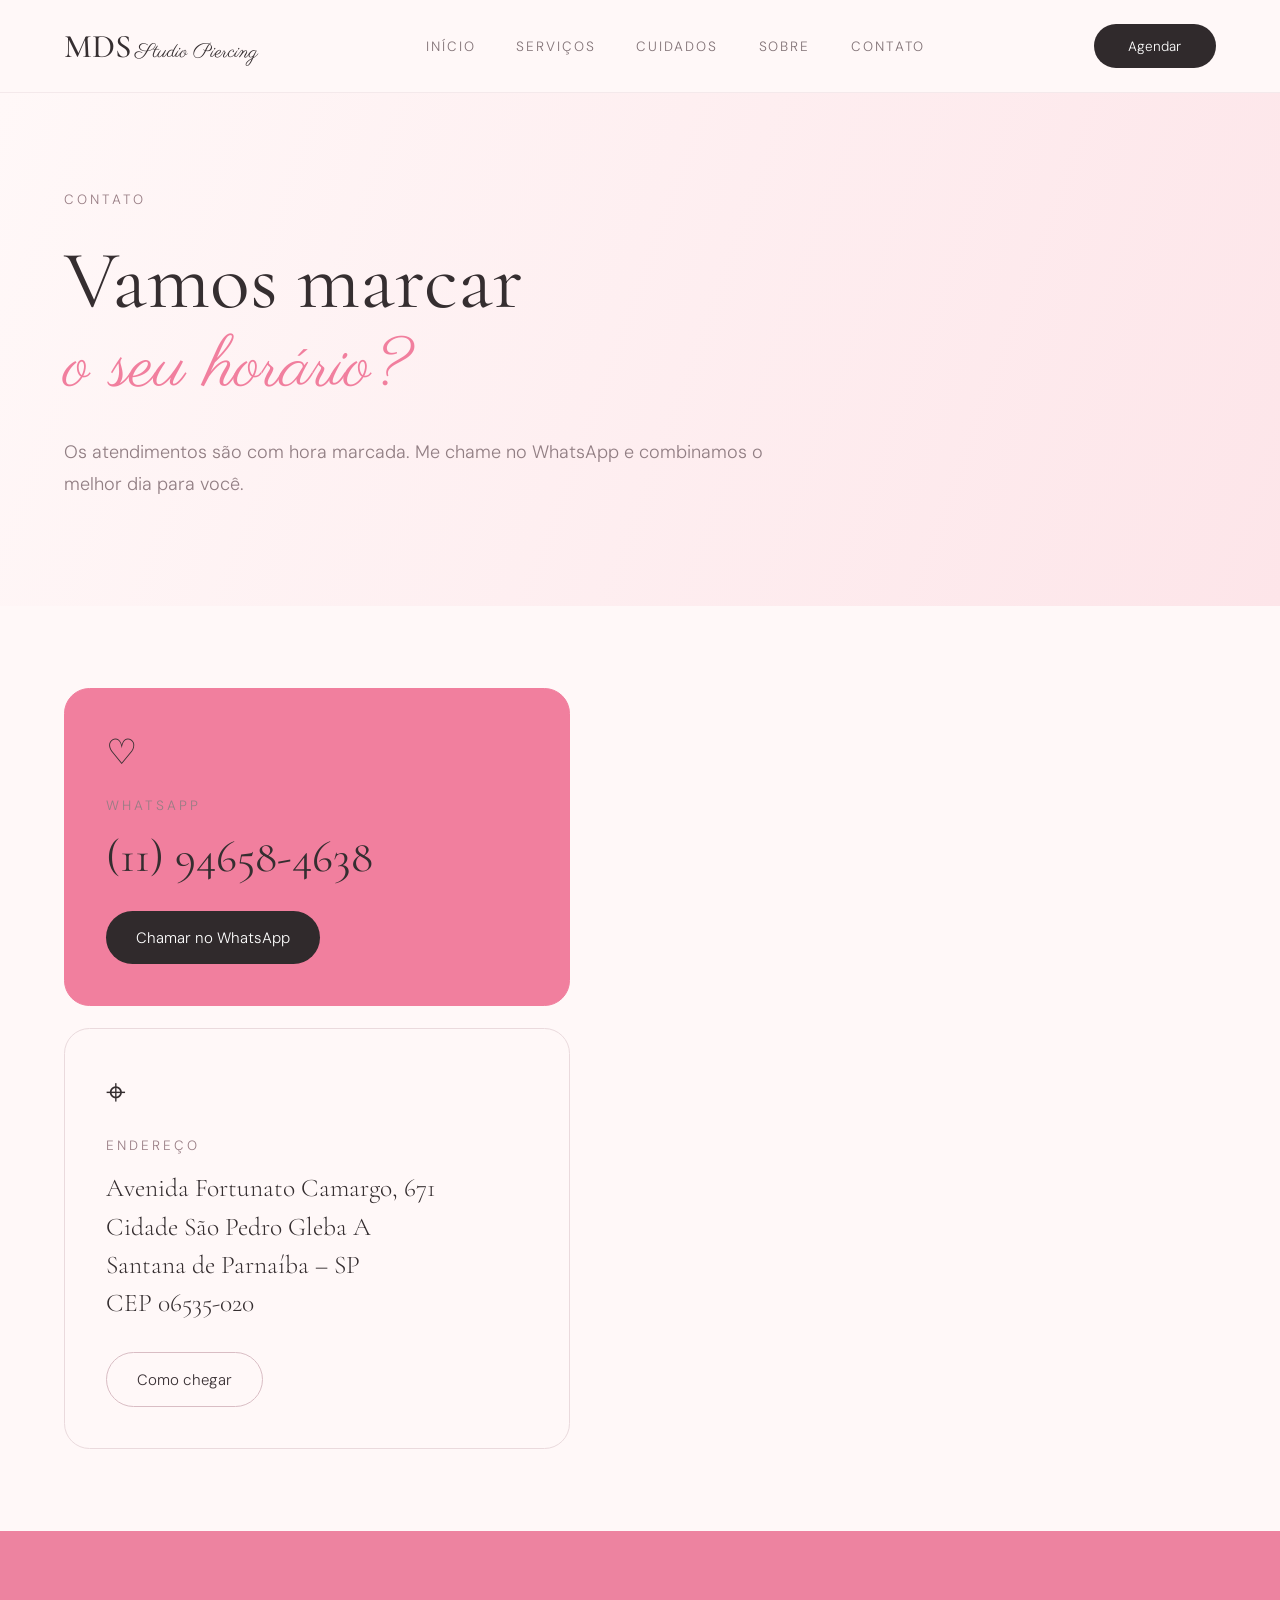
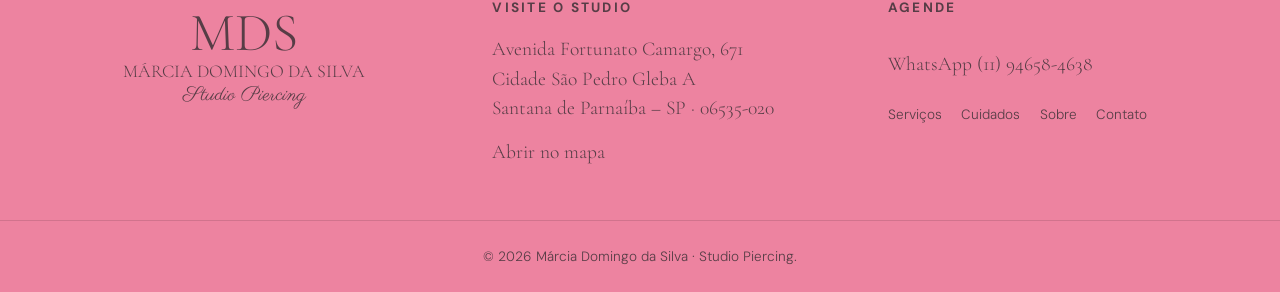
<file: contato.html>
<!DOCTYPE html>
<html lang="pt-BR">
<head>
    <meta charset="UTF-8">
    <meta name="viewport" content="width=device-width, initial-scale=1.0">
    <title>Contato | MDS Studio Piercing</title>

    <link href="https://fonts.googleapis.com/css2?family=Cormorant+Garamond:wght@400;500;600&family=DM+Sans:wght@300;400;500&family=Parisienne&display=swap" rel="stylesheet">

    <link rel="stylesheet" href="css/style.css">
</head>
<body>

<header class="header">
    <div class="container header-content">
        <a href="index.html" class="brand">MDS <span>Studio Piercing</span></a>
        <nav class="navigation">
            <a href="index.html">Início</a>
            <a href="servicos.html">Serviços</a>
            <a href="cuidados.html">Cuidados</a>
            <a href="sobre.html">Sobre</a>
            <a href="contato.html">Contato</a>
        </nav>
        <a href="https://wa.me/5511946584638" class="header-button">Agendar</a>
    </div>
</header>

<section class="inner-hero">
    <div class="container">
        <span class="eyebrow">Contato</span>
        <h1>Vamos marcar<br><span>o seu horário?</span></h1>
        <p>
            Os atendimentos são com hora marcada. Me chame no WhatsApp
            e combinamos o melhor dia para você.
        </p>
    </div>
</section>

<main class="contact-section">
    <div class="container contact-grid">

        <div class="contact-information">

            <div class="contact-card contact-whatsapp">
                <span class="contact-icon">♡</span>
                <span class="eyebrow">WhatsApp</span>
                <h2>(11) 94658-4638</h2>
                <a href="https://wa.me/5511946584638" class="button button-dark">
                    Chamar no WhatsApp
                </a>
            </div>

            <div class="contact-card">
                <span class="contact-icon">⌖</span>
                <span class="eyebrow">Endereço</span>
                <p>
                    Avenida Fortunato Camargo, 671<br>
                    Cidade São Pedro Gleba A<br>
                    Santana de Parnaíba – SP<br>
                    CEP 06535-020
                </p>

                <a href="https://www.google.com/maps/search/?api=1&query=Avenida+Fortunato+Camargo+671+Santana+de+Parnaiba+SP"
                   target="_blank"
                   class="button button-outline">
                    Como chegar
                </a>
            </div>

        </div>

        <div class="contact-map">
            <iframe
                src="https://maps.google.com/maps?q=Avenida%20Fortunato%20Camargo%20671%20Santana%20de%20Parnaiba%20SP&t=&z=15&ie=UTF8&iwloc=&output=embed"
                loading="lazy"
                referrerpolicy="no-referrer-when-downgrade"
                title="Localização do MDS Studio Piercing">
            </iframe>
        </div>

    </div>
</main>

<footer class="footer">
    <div class="container footer-content">
        <div class="footer-brand">
            <span class="footer-logo">MDS</span>
            <span>Márcia Domingo da Silva</span>
            <small>Studio Piercing</small>
        </div>

        <div class="footer-column">
            <h3>Visite o studio</h3>
            <p>Avenida Fortunato Camargo, 671<br>
            Cidade São Pedro Gleba A<br>
            Santana de Parnaíba – SP · 06535-020</p>
            <a href="https://www.google.com/maps/search/?api=1&query=Avenida+Fortunato+Camargo+671+Santana+de+Parnaiba+SP" target="_blank">Abrir no mapa</a>
        </div>

        <div class="footer-column">
            <h3>Agende</h3>
            <a href="https://wa.me/5511946584638">WhatsApp (11) 94658-4638</a>
            <div class="footer-links">
                <a href="servicos.html">Serviços</a>
                <a href="cuidados.html">Cuidados</a>
                <a href="sobre.html">Sobre</a>
                <a href="contato.html">Contato</a>
            </div>
        </div>
    </div>
    <div class="footer-bottom">© 2026 Márcia Domingo da Silva · Studio Piercing.</div>
</footer>

</body>
</html>
</file>
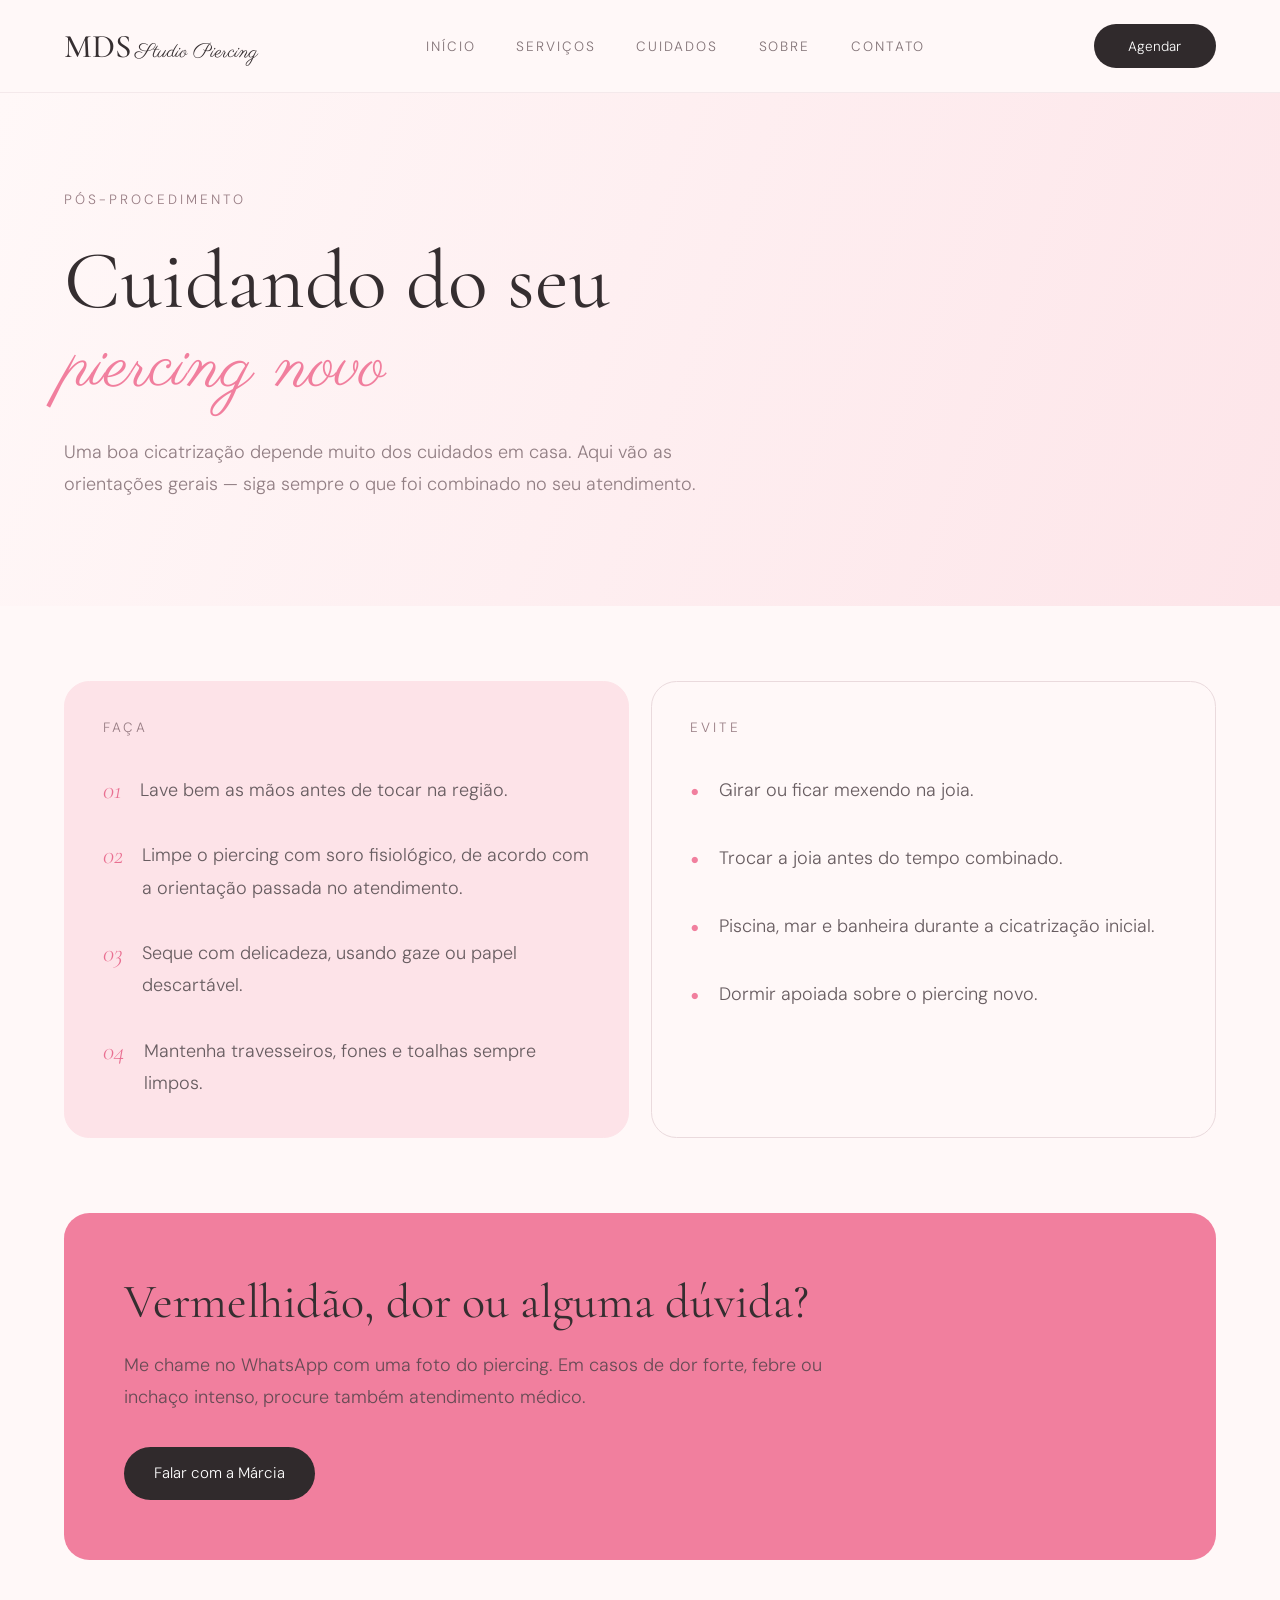
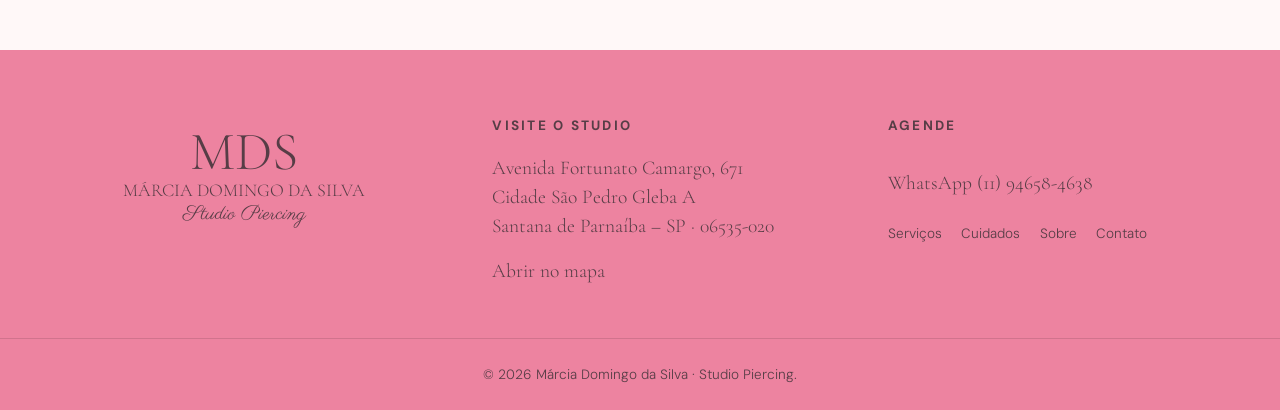
<file: cuidados.html>
<!DOCTYPE html>
<html lang="pt-BR">
<head>
    <meta charset="UTF-8">
    <meta name="viewport" content="width=device-width, initial-scale=1.0">
    <title>Cuidados | MDS Studio Piercing</title>

    <link href="https://fonts.googleapis.com/css2?family=Cormorant+Garamond:wght@400;500;600&family=DM+Sans:wght@300;400;500&family=Parisienne&display=swap" rel="stylesheet">

    <link rel="stylesheet" href="css/style.css">
</head>
<body>

<header class="header">
    <div class="container header-content">
        <a href="index.html" class="brand">MDS <span>Studio Piercing</span></a>
        <nav class="navigation">
            <a href="index.html">Início</a>
            <a href="servicos.html">Serviços</a>
            <a href="cuidados.html">Cuidados</a>
            <a href="sobre.html">Sobre</a>
            <a href="contato.html">Contato</a>
        </nav>
        <a href="https://wa.me/5511946584638" class="header-button">Agendar</a>
    </div>
</header>

<section class="inner-hero">
    <div class="container">
        <span class="eyebrow">Pós-procedimento</span>
        <h1>Cuidando do seu<br><span>piercing novo</span></h1>
        <p>
            Uma boa cicatrização depende muito dos cuidados em casa.
            Aqui vão as orientações gerais — siga sempre o que foi
            combinado no seu atendimento.
        </p>
    </div>
</section>

<main class="care-section">
    <div class="container">

        <div class="care-grid">

            <article class="care-card care-do">
                <span class="eyebrow">Faça</span>

                <div class="care-step">
                    <span>01</span>
                    <p>Lave bem as mãos antes de tocar na região.</p>
                </div>

                <div class="care-step">
                    <span>02</span>
                    <p>Limpe o piercing com soro fisiológico, de acordo com a orientação passada no atendimento.</p>
                </div>

                <div class="care-step">
                    <span>03</span>
                    <p>Seque com delicadeza, usando gaze ou papel descartável.</p>
                </div>

                <div class="care-step">
                    <span>04</span>
                    <p>Mantenha travesseiros, fones e toalhas sempre limpos.</p>
                </div>
            </article>

            <article class="care-card care-avoid">
                <span class="eyebrow">Evite</span>

                <div class="care-warning">
                    <span>•</span>
                    <p>Girar ou ficar mexendo na joia.</p>
                </div>

                <div class="care-warning">
                    <span>•</span>
                    <p>Trocar a joia antes do tempo combinado.</p>
                </div>

                <div class="care-warning">
                    <span>•</span>
                    <p>Piscina, mar e banheira durante a cicatrização inicial.</p>
                </div>

                <div class="care-warning">
                    <span>•</span>
                    <p>Dormir apoiada sobre o piercing novo.</p>
                </div>
            </article>

        </div>

        <div class="care-contact">
            <h2>Vermelhidão, dor ou alguma dúvida?</h2>
            <p>
                Me chame no WhatsApp com uma foto do piercing.
                Em casos de dor forte, febre ou inchaço intenso,
                procure também atendimento médico.
            </p>
            <a href="https://wa.me/5511946584638" class="button button-dark">
                Falar com a Márcia
            </a>
        </div>

    </div>
</main>

<footer class="footer">
    <div class="container footer-content">
        <div class="footer-brand">
            <span class="footer-logo">MDS</span>
            <span>Márcia Domingo da Silva</span>
            <small>Studio Piercing</small>
        </div>

        <div class="footer-column">
            <h3>Visite o studio</h3>
            <p>Avenida Fortunato Camargo, 671<br>
            Cidade São Pedro Gleba A<br>
            Santana de Parnaíba – SP · 06535-020</p>
            <a href="https://www.google.com/maps/search/?api=1&query=Avenida+Fortunato+Camargo+671+Santana+de+Parnaiba+SP" target="_blank">Abrir no mapa</a>
        </div>

        <div class="footer-column">
            <h3>Agende</h3>
            <a href="https://wa.me/5511946584638">WhatsApp (11) 94658-4638</a>
            <div class="footer-links">
                <a href="servicos.html">Serviços</a>
                <a href="cuidados.html">Cuidados</a>
                <a href="sobre.html">Sobre</a>
                <a href="contato.html">Contato</a>
            </div>
        </div>
    </div>
    <div class="footer-bottom">© 2026 Márcia Domingo da Silva · Studio Piercing.</div>
</footer>

</body>
</html>
</file>
<file: css/style.css>
/* ==============================
   CONFIGURAÇÕES GERAIS
============================== */

:root {
    --background: #fff8f8;
    --background-pink: #fde5e9;
    --pink: #f17f9e;
    --pink-dark: #e96f91;
    --text: #352e30;
    --text-light: #927f84;
    --border: #eadadd;
    --white: #ffffff;

    --font-title: 'Cormorant Garamond', serif;
    --font-text: 'DM Sans', sans-serif;
    --font-script: 'Parisienne', cursive;
}

* {
    margin: 0;
    padding: 0;
    box-sizing: border-box;
}

html {
    scroll-behavior: smooth;
}

body {
    background: var(--background);
    color: var(--text);
    font-family: var(--font-text);
    font-weight: 300;
}

img {
    display: block;
    max-width: 100%;
}

a {
    color: inherit;
    text-decoration: none;
}

.container {
    width: min(930px, 90%);
    margin: 0 auto;
}


/* ==============================
   CABEÇALHO
============================== */

.header {
    height: 62px;
    background: rgba(255, 248, 248, 0.96);
    border-bottom: 1px solid #f4e9eb;
    position: relative;
    z-index: 10;
}

.header-content {
    height: 100%;
    display: flex;
    align-items: center;
    justify-content: space-between;
}

.brand {
    font-family: var(--font-title);
    font-size: 22px;
    font-weight: 500;
    white-space: nowrap;
}

.brand span {
    font-family: var(--font-script);
    font-size: 13px;
    font-weight: 400;
    margin-left: -3px;
}

.navigation {
    display: flex;
    align-items: center;
    gap: 27px;
}

.navigation a {
    font-size: 9px;
    text-transform: uppercase;
    letter-spacing: 1.3px;
    color: #817276;
    transition: color .3s;
}

.navigation a:hover {
    color: var(--pink-dark);
}

.header-button {
    background: #302a2c;
    color: white;
    padding: 9px 23px;
    border-radius: 30px;
    font-size: 9px;
    transition: .3s;
}

.header-button:hover,
.button-dark:hover {
    background: var(--pink-dark);
}


/* ==============================
   HERO
============================== */

.hero {
    background: linear-gradient(
        110deg,
        #fff9f9 0%,
        #fde8ec 100%
    );

    min-height: 535px;
    display: flex;
    align-items: center;
}

.hero-content {
    display: grid;
    grid-template-columns: 1fr 1fr;
    align-items: center;
    gap: 70px;
    padding: 55px 0;
}

.eyebrow {
    display: block;
    font-size: 9px;
    text-transform: uppercase;
    letter-spacing: 2px;
    color: #987d84;
    margin-bottom: 23px;
}

.hero h1 {
    font-family: var(--font-title);
    font-size: clamp(48px, 5vw, 65px);
    line-height: .88;
    font-weight: 400;
    letter-spacing: -1.8px;
}

.hero h1 span {
    font-family: var(--font-script);
    font-size: .77em;
    color: var(--pink);
    letter-spacing: 0;
    white-space: nowrap;
}

.hero-text > p {
    max-width: 330px;
    margin-top: 23px;
    color: var(--text-light);
    font-size: 11px;
    line-height: 1.9;
}

.hero-buttons {
    display: flex;
    align-items: center;
    gap: 10px;
    margin-top: 25px;
}

.button {
    display: inline-flex;
    align-items: center;
    justify-content: center;
    gap: 9px;
    padding: 11px 20px;
    border-radius: 30px;
    font-size: 10px;
    transition: .3s;
    white-space: nowrap;
}

.button-dark {
    background: #302a2c;
    color: white;
}

.button-outline {
    border: 1px solid #d9bdc4;
    color: #393034;
}

.button-outline:hover {
    background: #f8dce3;
    border-color: var(--pink);
}

.button-outline span {
    font-size: 14px;
}

.hero-image {
    position: relative;
    width: 100%;
    max-width: 400px;
    justify-self: end;
}

.hero-image img {
    width: 100%;
    height: 430px;
    object-fit: cover;
    object-position: center;
    border-radius: 220px 220px 0 0;
}

.image-signature {
    position: absolute;
    bottom: -14px;
    left: -18px;
    background: white;
    color: #8d6574;
    border-radius: 30px;
    padding: 13px 19px;
    font-family: var(--font-script);
    font-size: 17px;
}


/* ==============================
   FAIXA DE SERVIÇOS
============================== */

.marquee {
    height: 51px;
    background: #f184a2;
    color: #633e4b;
    display: flex;
    align-items: center;
    overflow: hidden;
}

.marquee-content {
    min-width: max-content;
    white-space: nowrap;
    font-family: var(--font-title);
    font-size: 19px;
    font-style: italic;
    animation: marquee 35s linear infinite;
}

.marquee-content span {
    margin: 0 17px;
}

@keyframes marquee {
    from {
        transform: translateX(0);
    }

    to {
        transform: translateX(-35%);
    }
}


/* ==============================
   DIFERENCIAIS
============================== */

.features {
    padding: 70px 0 45px;
}

.features-grid {
    display: grid;
    grid-template-columns: repeat(3, 1fr);
    gap: 35px;
}

.feature {
    border-top: 1px solid var(--border);
    padding-top: 19px;
}

.feature-icon {
    color: var(--pink);
    font-size: 19px;
    display: block;
    margin-bottom: 10px;
}

.feature h3 {
    font-family: var(--font-title);
    font-size: 19px;
    font-weight: 500;
    margin-bottom: 8px;
}

.feature p {
    color: var(--text-light);
    font-size: 10px;
    line-height: 1.8;
}


/* ==============================
   SERVIÇOS E GALERIA
============================== */

.services {
    padding: 25px 0 65px;
}

.section-heading {
    display: flex;
    align-items: end;
    justify-content: space-between;
    margin-bottom: 25px;
}

.section-heading h2 {
    font-family: var(--font-title);
    font-size: 34px;
    font-weight: 400;
    line-height: 1.1;
    max-width: 430px;
}

.section-heading h2 span {
    color: var(--pink);
    font-style: italic;
}

.text-link {
    font-size: 9px;
    text-transform: uppercase;
    letter-spacing: 1px;
    margin-bottom: 8px;
    transition: color .3s;
}

.text-link:hover {
    color: var(--pink-dark);
}

.gallery {
    display: grid;
    grid-template-columns: 1.65fr .8fr;
    gap: 15px;
}

.gallery figure {
    min-width: 0;
}

.gallery img {
    width: 100%;
    height: 300px;
    object-fit: cover;
    border-radius: 13px;
}

.gallery-large img {
    object-position: center;
}

.gallery-small img {
    object-position: center;
}

.gallery figcaption {
    margin-top: 10px;
    font-size: 8px;
    text-transform: uppercase;
    letter-spacing: 1.5px;
    color: #967e85;
}


/* ==============================
   SOBRE O STUDIO
============================== */

.about {
    background: #fde3e8;
    padding: 70px 0;
}

.about-content {
    display: grid;
    grid-template-columns: 1fr 1fr;
    align-items: center;
    gap: 40px;
}

.about-image img {
    width: 100%;
    height: 480px;
    object-fit: cover;
    border-radius: 220px 220px 0 0;
}

.about-text {
    padding-left: 0;
}

.about-text .eyebrow {
    margin-bottom: 18px;
}

.about-text h2 {
    font-family: var(--font-title);
    font-size: 39px;
    line-height: 1.08;
    font-weight: 400;
    margin-bottom: 20px;
}

.about-text p {
    color: var(--text-light);
    font-size: 11px;
    line-height: 1.9;
    margin-bottom: 25px;
    max-width: 390px;
}


/* ==============================
   AGENDAMENTO
============================== */

.appointment {
    padding: 70px 0;
    text-align: center;
}

.appointment-content {
    display: flex;
    flex-direction: column;
    align-items: center;
}

.appointment-logo {
    width: 135px;
    height: 90px;
    object-fit: contain;
    margin-bottom: 22px;
}

.appointment h2 {
    font-family: var(--font-title);
    font-size: 37px;
    line-height: 1.1;
    font-weight: 400;
}

.appointment p {
    font-size: 11px;
    color: var(--text-light);
    margin-top: 16px;
    margin-bottom: 25px;
}

.button-pink {
    background: var(--pink);
    color: #38272d;
    padding: 12px 23px;
}

.button-pink:hover {
    background: #e96e91;
    color: white;
}


/* ==============================
   RODAPÉ
============================== */

.footer {
    background: #ed83a0;
    padding: 45px 0 18px;
    color: #573d46;
}

.footer-content {
    display: grid;
    grid-template-columns: 1.1fr 1fr 1fr;
    gap: 45px;
    align-items: start;
}

.footer-brand {
    display: flex;
    flex-direction: column;
    align-items: center;
    text-align: center;
    padding-top: 5px;
}

.footer-logo {
    font-family: var(--font-title);
    font-size: 36px;
    line-height: 1;
}

.footer-brand > span:nth-child(2) {
    font-family: var(--font-title);
    font-size: 12px;
    text-transform: uppercase;
}

.footer-brand small {
    font-family: var(--font-script);
    font-size: 13px;
}

.footer-column h3 {
    font-size: 9px;
    text-transform: uppercase;
    letter-spacing: 1.5px;
    margin-bottom: 13px;
}

.footer-column p,
.footer-column a {
    font-family: var(--font-title);
    font-size: 13px;
    line-height: 1.5;
}

.footer-column > a {
    display: inline-block;
    margin-top: 10px;
}

.footer-column a:hover {
    text-decoration: underline;
}

.footer-links {
    display: flex;
    flex-wrap: wrap;
    gap: 13px;
    margin-top: 17px;
}

.footer-links a {
    font-family: var(--font-text);
    font-size: 9px;
}

.footer-bottom {
    border-top: 1px solid rgba(95, 54, 68, .2);
    text-align: center;
    padding-top: 18px;
    margin-top: 35px;
    font-size: 9px;
}


/* ==============================
   RESPONSIVIDADE
============================== */

@media (max-width: 850px) {

    .container {
        width: 88%;
    }

    .navigation {
        gap: 13px;
    }

    .navigation a {
        font-size: 8px;
    }

    .hero-content {
        gap: 35px;
    }

    .hero-image img {
        height: 370px;
    }

    .about-image img {
        height: 410px;
    }
}


@media (max-width: 650px) {

    .header {
        height: auto;
        padding: 16px 0;
    }

    .header-content {
        flex-wrap: wrap;
        gap: 15px;
    }

    .brand {
        font-size: 21px;
    }

    .navigation {
        order: 3;
        width: 100%;
        justify-content: space-between;
        gap: 8px;
        overflow-x: auto;
        padding-top: 5px;
    }

    .navigation a {
        font-size: 8px;
        white-space: nowrap;
    }

    .header-button {
        padding: 9px 18px;
    }

    .hero {
        min-height: auto;
    }

    .hero-content {
        grid-template-columns: 1fr;
        gap: 40px;
        padding: 55px 0 65px;
    }

    .hero-text {
        text-align: left;
    }

    .hero h1 {
        font-size: 55px;
    }

    .hero-text > p {
        max-width: 100%;
    }

    .hero-image {
        width: 85%;
        justify-self: center;
    }

    .hero-image img {
        height: 390px;
    }

    .features {
        padding: 55px 0 30px;
    }

    .features-grid {
        grid-template-columns: 1fr;
        gap: 25px;
    }

    .feature {
        padding-top: 17px;
    }

    .feature p {
        max-width: 350px;
    }

    .services {
        padding-top: 35px;
    }

    .section-heading {
        align-items: start;
        flex-direction: column;
        gap: 15px;
    }

    .section-heading h2 {
        font-size: 33px;
    }

    .gallery {
        grid-template-columns: 1fr;
        gap: 25px;
    }

    .gallery img {
        height: 270px;
    }

    .gallery-small img {
        height: 330px;
    }

    .about {
        padding: 55px 0;
    }

    .about-content {
        grid-template-columns: 1fr;
        gap: 35px;
    }

    .about-image img {
        height: 390px;
    }

    .about-text h2 {
        font-size: 36px;
    }

    .appointment {
        padding: 60px 0;
    }

    .appointment h2 {
        font-size: 32px;
    }

    .appointment p {
        max-width: 300px;
        line-height: 1.7;
    }

    .footer-content {
        grid-template-columns: 1fr 1fr;
        gap: 35px 20px;
    }

    .footer-brand {
        grid-column: 1 / -1;
    }

    .footer-column p,
    .footer-column a {
        font-size: 12px;
    }

}


@media (max-width: 380px) {

    .hero h1 {
        font-size: 47px;
    }

    .hero-buttons {
        flex-wrap: wrap;
    }

    .button {
        font-size: 9px;
        padding: 11px 15px;
    }

    .footer-content {
        grid-template-columns: 1fr;
    }

    .footer-brand {
        grid-column: auto;
    }

}
body {
    zoom: 1.5;
}

/* ==============================
   PÁGINAS INTERNAS
============================== */

.inner-hero {
    background: linear-gradient(110deg, #fff8f8, #fde5e9);
    padding: 65px 0 70px;
}

.inner-hero h1 {
    font-family: var(--font-title);
    font-size: 55px;
    line-height: .95;
    font-weight: 400;
}

.inner-hero h1 span {
    color: var(--pink);
    font-family: var(--font-script);
    font-size: .85em;
}

.inner-hero p {
    max-width: 470px;
    color: var(--text-light);
    font-size: 12px;
    line-height: 1.8;
    margin-top: 22px;
}


/* SERVIÇOS */

.service-list-section {
    padding: 45px 0 50px;
}

.service-group {
    display: grid;
    grid-template-columns: 1fr 2fr;
    gap: 35px;
    margin-bottom: 38px;
}

.service-group > h2 {
    font-family: var(--font-title);
    font-size: 24px;
    font-weight: 400;
}

.service-items {
    border-top: 1px solid var(--border);
}

.service-item {
    display: flex;
    justify-content: space-between;
    align-items: center;
    gap: 15px;
    padding: 13px 8px;
    border-bottom: 1px solid var(--border);
    transition: .3s;
}

.service-item:hover {
    background: #fde9ed;
    padding-left: 15px;
}

.service-item h3 {
    font-family: var(--font-title);
    font-size: 19px;
    font-weight: 400;
}

.service-item p {
    color: var(--text-light);
    font-size: 10px;
    margin-top: 3px;
}

.service-item > span {
    font-size: 9px;
    letter-spacing: 1px;
    text-transform: uppercase;
    color: #a47f89;
    white-space: nowrap;
}

.jewelry-section {
    background: var(--pink);
    padding: 45px 0;
}

.jewelry-content {
    display: grid;
    grid-template-columns: 1fr 1fr;
    align-items: center;
    gap: 40px;
}

.jewelry-content h2 {
    font-family: var(--font-title);
    font-size: 34px;
    font-weight: 400;
    margin-bottom: 15px;
}

.jewelry-content p {
    font-size: 11px;
    line-height: 1.8;
    margin-bottom: 20px;
    color: #684b55;
}

.jewelry-content img {
    width: 100%;
    height: 310px;
    object-fit: cover;
    border-radius: 14px;
}


/* CUIDADOS */

.care-section {
    padding: 50px 0 60px;
}

.care-grid {
    display: grid;
    grid-template-columns: 1fr 1fr;
    gap: 15px;
}

.care-card {
    border: 1px solid var(--border);
    border-radius: 17px;
    padding: 25px;
}

.care-do {
    background: #fde3e8;
    border-color: #fde3e8;
}

.care-card > .eyebrow {
    margin-bottom: 25px;
}

.care-step,
.care-warning {
    display: flex;
    align-items: flex-start;
    gap: 13px;
    margin-bottom: 22px;
}

.care-step:last-child,
.care-warning:last-child {
    margin-bottom: 0;
}

.care-step > span {
    color: var(--pink-dark);
    font-family: var(--font-title);
    font-style: italic;
    font-size: 17px;
}

.care-step p,
.care-warning p {
    color: #685d61;
    font-size: 12px;
    line-height: 1.8;
}

.care-warning > span {
    color: var(--pink);
    font-size: 18px;
}

.care-contact {
    margin-top: 50px;
    padding: 40px;
    border-radius: 17px;
    background: var(--pink);
}

.care-contact h2 {
    font-family: var(--font-title);
    font-size: 32px;
    font-weight: 400;
    margin-bottom: 12px;
}

.care-contact p {
    max-width: 490px;
    color: #684b55;
    font-size: 12px;
    line-height: 1.8;
    margin-bottom: 22px;
}


/* SOBRE */

.about-page {
    padding: 55px 0;
}

.about-page-content {
    display: grid;
    grid-template-columns: 1fr 1fr;
    align-items: center;
    gap: 35px;
}

.about-page-content > img {
    width: 100%;
    height: 490px;
    object-fit: cover;
    border-radius: 220px 220px 0 0;
}

.about-page-text p {
    color: var(--text-light);
    font-size: 12px;
    line-height: 1.9;
    margin-bottom: 17px;
}

.about-logo {
    width: 100%;
    height: 145px;
    object-fit: contain;
    background: var(--pink);
    border-radius: 17px;
    padding: 15px;
    margin: 17px 0;
}


/* CONTATO */

.contact-section {
    padding: 55px 0;
}

.contact-grid {
    display: grid;
    grid-template-columns: .9fr 1.1fr;
    gap: 18px;
}

.contact-information {
    display: flex;
    flex-direction: column;
    gap: 15px;
}

.contact-card {
    border: 1px solid var(--border);
    border-radius: 17px;
    padding: 27px;
}

.contact-whatsapp {
    background: var(--pink);
    border-color: var(--pink);
}

.contact-icon {
    display: block;
    font-size: 23px;
    margin-bottom: 15px;
}

.contact-card .eyebrow {
    margin-bottom: 10px;
}

.contact-card h2 {
    font-family: var(--font-title);
    font-size: 30px;
    font-weight: 400;
    margin-bottom: 18px;
}

.contact-card p {
    font-family: var(--font-title);
    font-size: 17px;
    line-height: 1.5;
    margin-bottom: 20px;
}

.contact-map {
    min-height: 430px;
    border-radius: 17px;
    overflow: hidden;
}

.contact-map iframe {
    width: 100%;
    height: 100%;
    min-height: 430px;
    border: 0;
}


/* RESPONSIVIDADE DAS PÁGINAS INTERNAS */

@media (max-width: 650px) {

    .inner-hero {
        padding: 50px 0;
    }

    .inner-hero h1 {
        font-size: 43px;
    }

    .service-group {
        grid-template-columns: 1fr;
        gap: 15px;
        margin-bottom: 35px;
    }

    .jewelry-content,
    .care-grid,
    .about-page-content,
    .contact-grid {
        grid-template-columns: 1fr;
    }

    .jewelry-content {
        gap: 25px;
    }

    .jewelry-content img {
        height: 260px;
    }

    .care-card {
        padding: 22px;
    }

    .care-contact {
        padding: 27px;
        margin-top: 30px;
    }

    .care-contact h2 {
        font-size: 27px;
    }

    .about-page-content > img {
        height: 380px;
    }

    .contact-map,
    .contact-map iframe {
        min-height: 330px;
    }
}
</file>
